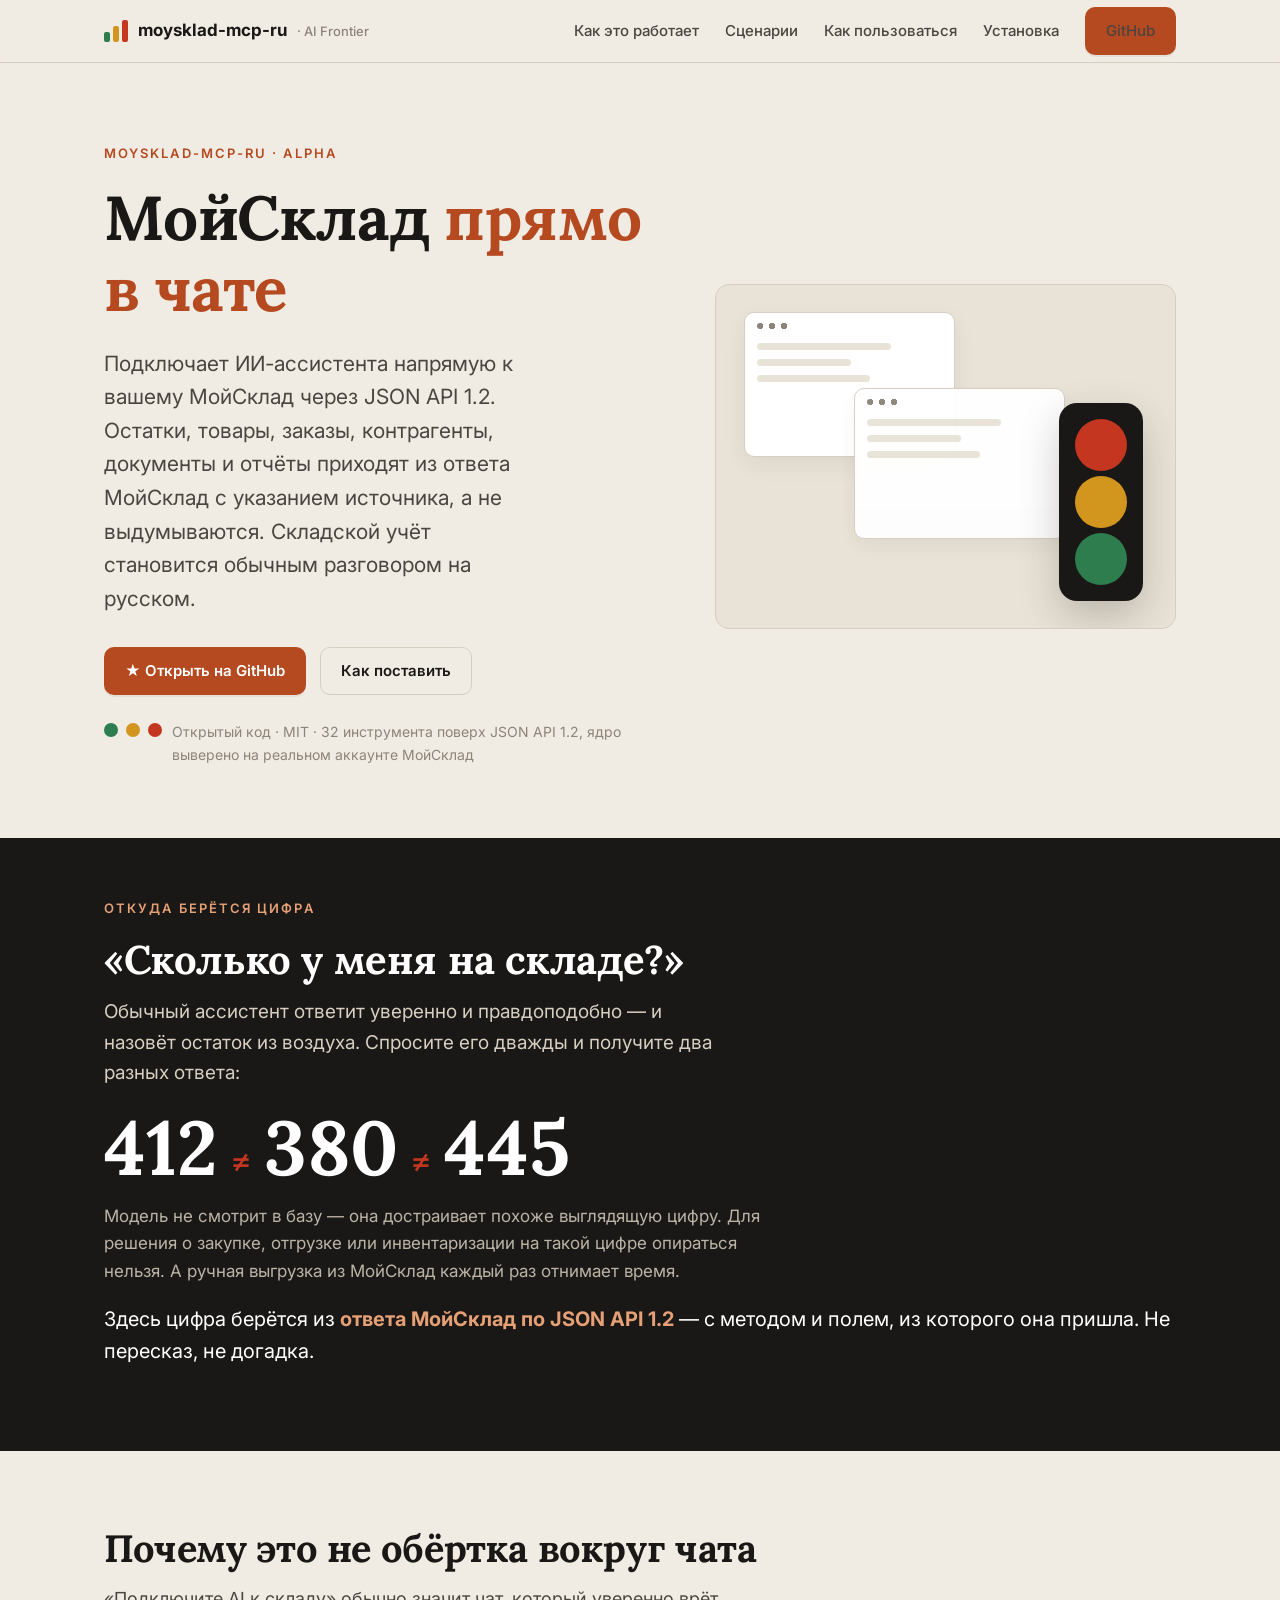
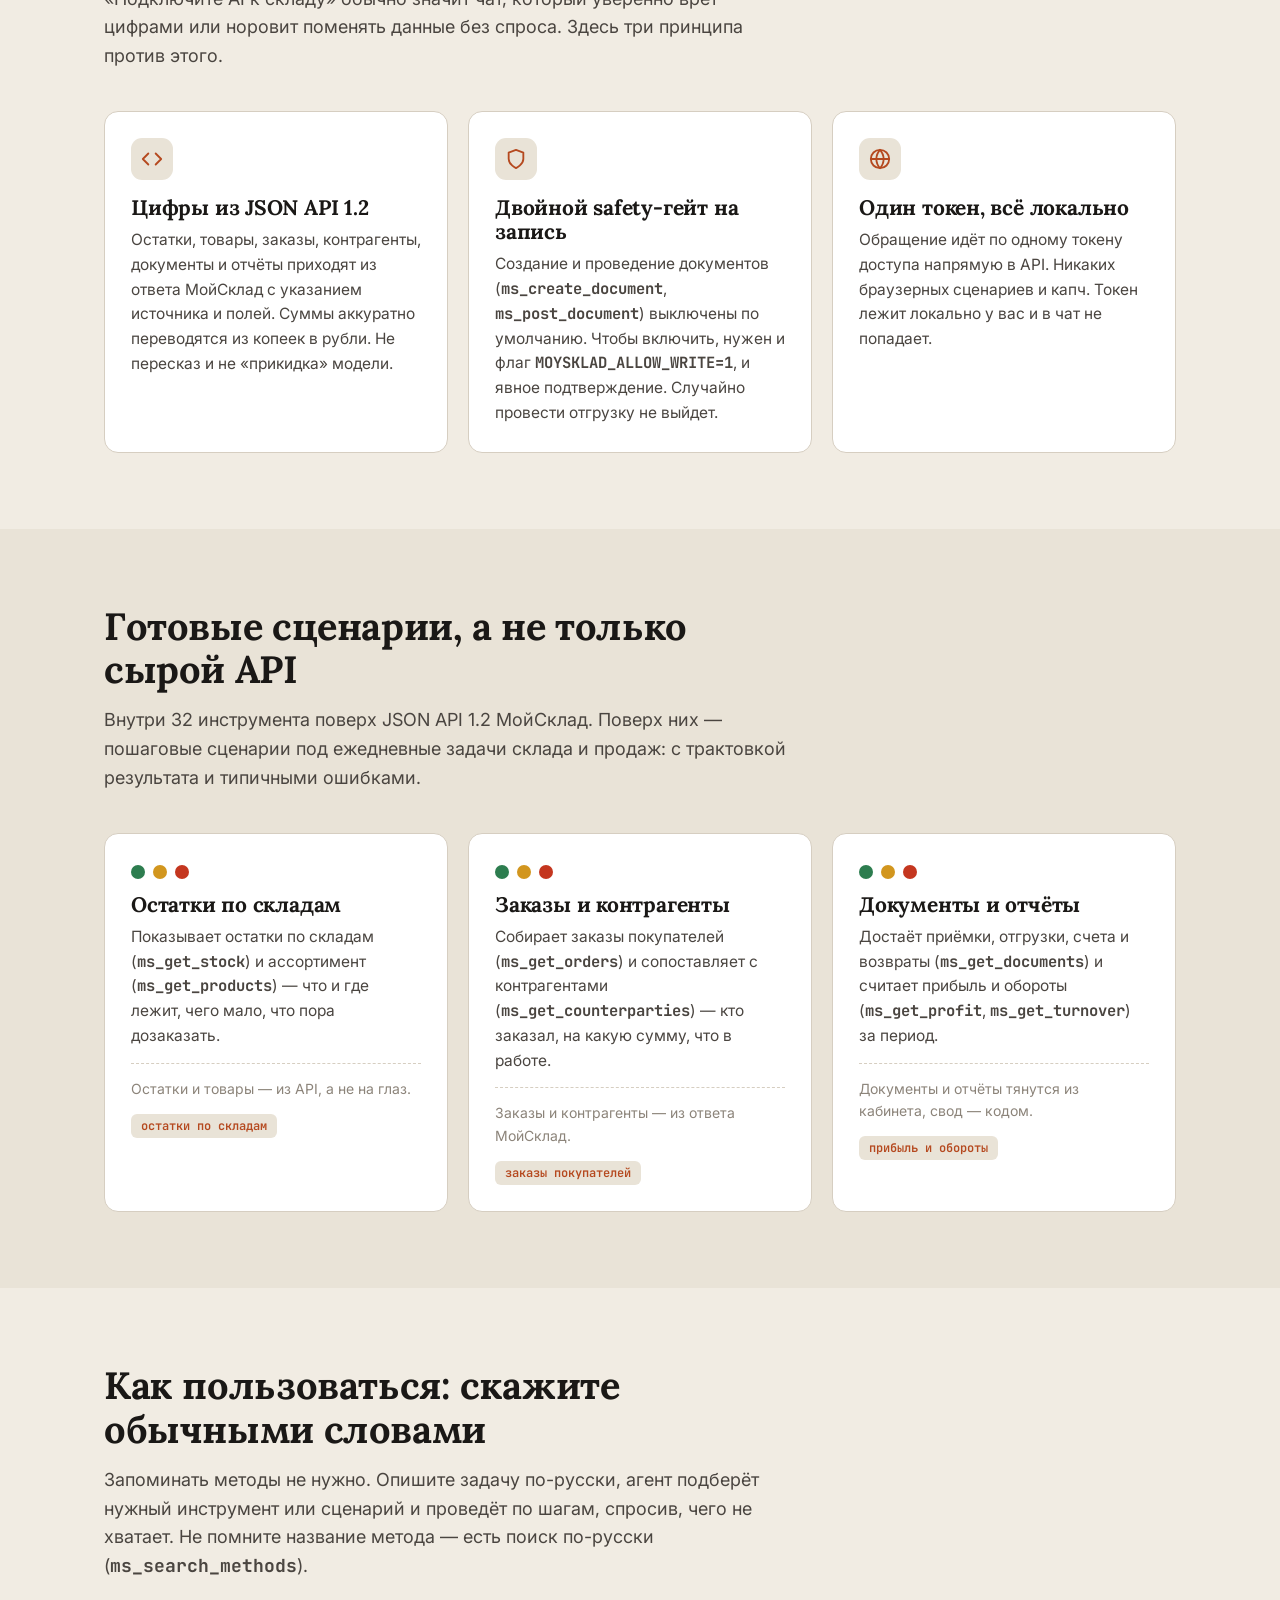
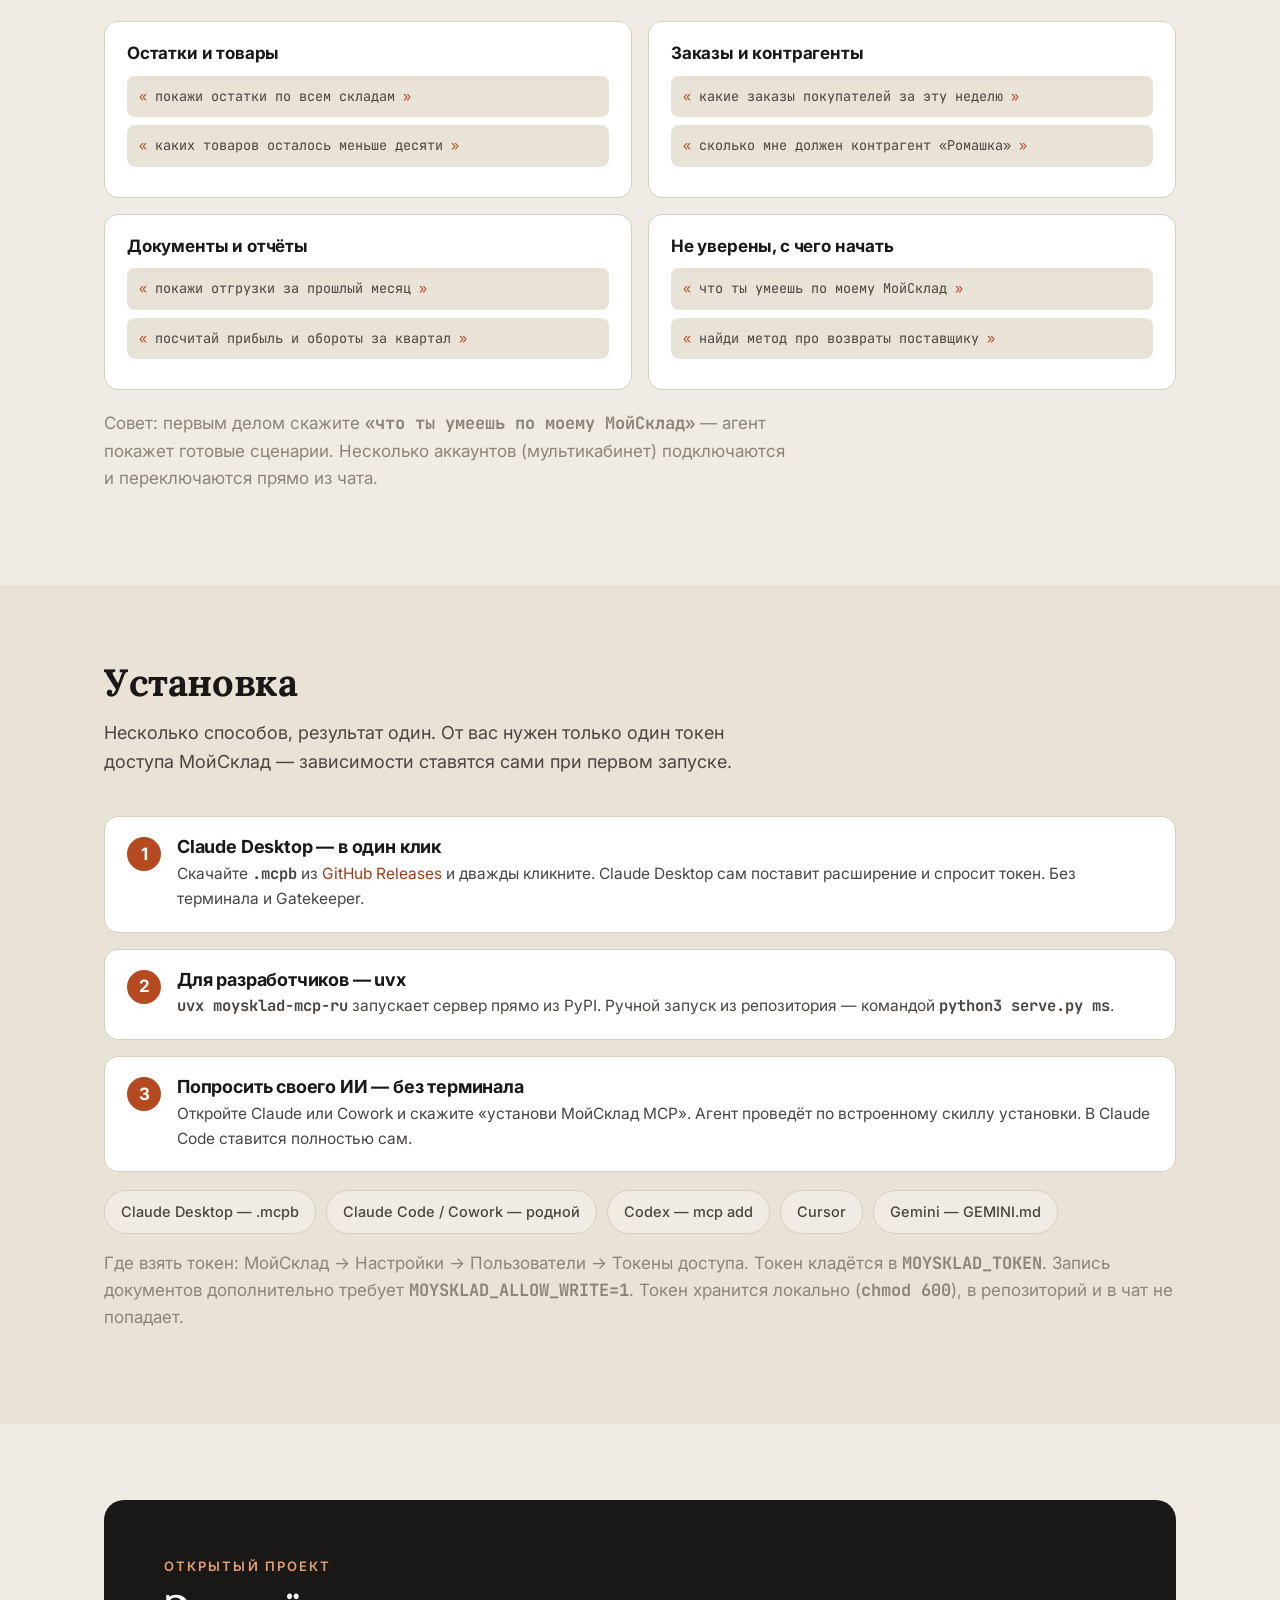
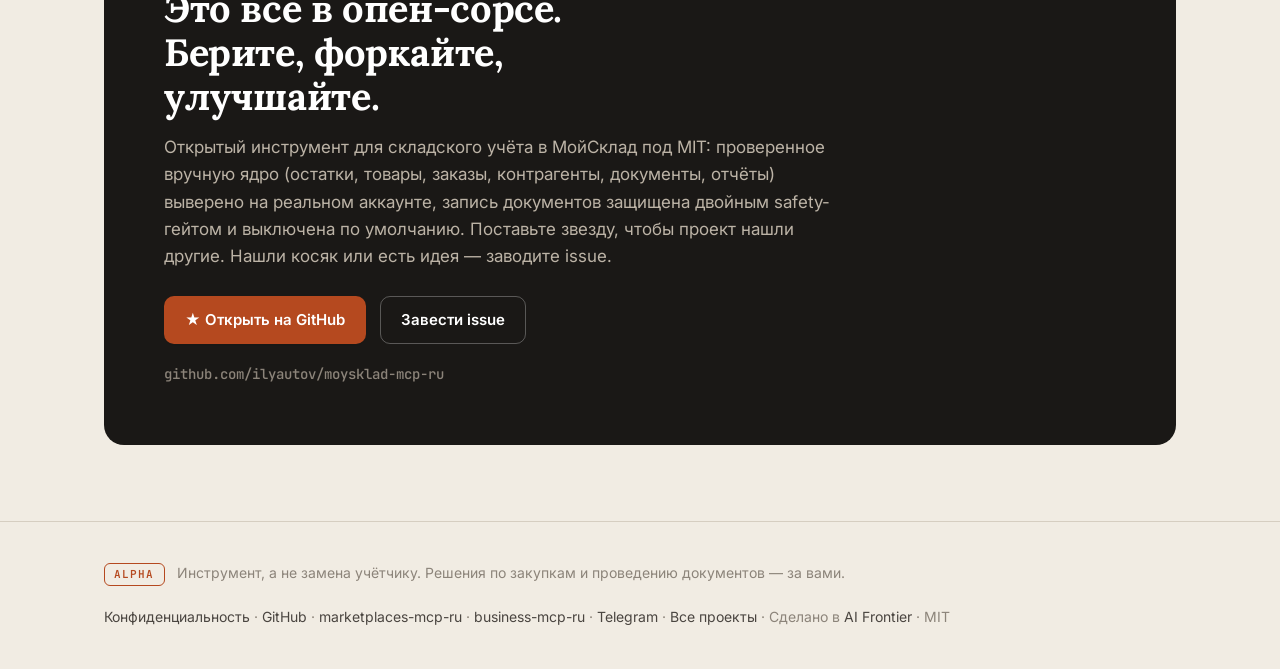
<file: docs/index.html>
<!DOCTYPE html>
<html lang="ru">
<head>
<meta charset="UTF-8">
<meta name="viewport" content="width=device-width, initial-scale=1">
<title>moysklad-mcp-ru — МойСклад в вашем ИИ-ассистенте (JSON API 1.2)</title>
<meta name="description" content="Подключает ИИ-ассистента (Claude, Cursor, Codex, Cowork) напрямую к вашему МойСклад через JSON API 1.2. Остатки, товары, заказы, контрагенты, документы и отчёты — из ответа МойСклад с указанием источника, а не выдумка. Запись документов — за двойным safety-гейтом и выключена по умолчанию. Ставится в один клик.">
<meta property="og:title" content="moysklad-mcp-ru — МойСклад в вашем ИИ-ассистенте (JSON API 1.2)">
<meta property="og:description" content="МойСклад прямо в чате. Остатки, товары, заказы, документы, отчёты — из JSON API 1.2 с источником, а не из воздуха. Запись за двойным safety-гейтом. Ставится в один клик — .mcpb или uvx.">
<meta property="og:type" content="website">
<meta property="og:url" content="https://moysklad-mcp-ru.aifrontier.tech/">
<meta property="og:image" content="https://moysklad-mcp-ru.aifrontier.tech/assets/social-preview.png">
<meta name="twitter:card" content="summary_large_image">
<link rel="canonical" href="https://moysklad-mcp-ru.aifrontier.tech/">
<meta name="yandex-verification" content="d5488a184cbab7f7" /> <!-- pragma: allowlist secret, публичный код подтверждения прав -->
<link rel="icon" type="image/png" href="assets/social-preview.png">
<link rel="apple-touch-icon" href="assets/social-preview.png">
<link rel="preconnect" href="https://fonts.googleapis.com">
<link rel="preconnect" href="https://fonts.gstatic.com" crossorigin>
<link href="https://fonts.googleapis.com/css2?family=Inter:wght@400;500;600;700;800&family=Lora:wght@500;600;700&family=JetBrains+Mono:wght@500;700&display=swap" rel="stylesheet">
<link rel="stylesheet" href="styles.css">
<script type="application/ld+json">
{
  "@context": "https://schema.org",
  "@graph": [
    {
      "@type": "WebSite",
      "@id": "https://moysklad-mcp-ru.aifrontier.tech/#website",
      "url": "https://moysklad-mcp-ru.aifrontier.tech/",
      "name": "moysklad-mcp-ru",
      "inLanguage": "ru-RU",
      "publisher": {
        "@id": "https://aifrontier.tech/#organization"
      }
    },
    {
      "@type": "SoftwareApplication",
      "@id": "https://moysklad-mcp-ru.aifrontier.tech/#software",
      "name": "moysklad-mcp-ru",
      "alternateName": "MCP-сервер для МойСклад",
      "description": "Подключает ИИ-ассистента (Claude, Cursor, Codex, Cowork) напрямую к вашему МойСклад через JSON API 1.2. Остатки, товары, заказы, контрагенты, документы и отчёты — из ответа МойСклад с указанием источника, а не выдумка. Запись документов — за двойным safety-гейтом и выключена по умолчанию. Ставится в один клик.",
      "applicationCategory": "BusinessApplication",
      "applicationSubCategory": "Warehouse and inventory automation",
      "operatingSystem": "macOS, Windows, Linux",
      "url": "https://moysklad-mcp-ru.aifrontier.tech/",
      "codeRepository": "https://github.com/ilyautov/moysklad-mcp-ru",
      "downloadUrl": "https://pypi.org/project/moysklad-mcp-ru/",
      "license": "https://opensource.org/licenses/MIT",
      "isAccessibleForFree": true,
      "offers": {
        "@type": "Offer",
        "price": "0",
        "priceCurrency": "RUB"
      },
      "inLanguage": "ru-RU",
      "author": {
        "@id": "https://aifrontier.tech/avtory/ilya-utov/#person"
      },
      "publisher": {
        "@id": "https://aifrontier.tech/#organization"
      }
    }
  ]
}
</script>
</head>
<body>

<header>
  <div class="wrap nav">
    <a class="brand" href="#top" aria-label="moysklad-mcp-ru, на главную">
      <span class="bars" aria-hidden="true"><span></span><span></span><span></span></span>
      moysklad-mcp-ru <small>· AI Frontier</small>
    </a>
    <nav class="nav-links" aria-label="Основная навигация">
      <a href="#how">Как это работает</a>
      <a href="#scenarios">Сценарии</a>
      <a href="#use">Как пользоваться</a>
      <a href="#install">Установка</a>
      <a class="btn btn-primary" href="https://github.com/ilyautov/moysklad-mcp-ru">GitHub</a>
    </nav>
  </div>
</header>

<main id="top">

  <!-- HERO -->
  <section class="hero">
    <div class="wrap hero-grid">
      <div>
        <div class="kicker">moysklad-mcp-ru · alpha</div>
        <h1>МойСклад <span class="accent">прямо в чате</span></h1>
        <p class="sub">Подключает ИИ-ассистента напрямую к вашему МойСклад через JSON API 1.2. Остатки, товары, заказы, контрагенты, документы и отчёты приходят из ответа МойСклад с указанием источника, а не выдумываются. Складской учёт становится обычным разговором на русском.</p>
        <div class="cta-row">
          <a class="btn btn-primary" href="https://github.com/ilyautov/moysklad-mcp-ru" aria-label="Открыть репозиторий на GitHub">★ Открыть на GitHub</a>
          <a class="btn btn-ghost" href="#install">Как поставить</a>
        </div>
        <div class="trust-mini"><span class="tl" aria-hidden="true"><i class="g"></i><i class="a"></i><i class="r"></i></span><span class="tm-text">Открытый код · MIT · 32 инструмента поверх JSON API 1.2, ядро выверено на реальном аккаунте МойСклад</span></div>
      </div>
      <div class="art" role="img" aria-label="Остатки, заказы и документы МойСклад сводятся в один ответ с источником">
        <div class="win w1"><div class="lines"><b></b><b></b><b></b></div></div>
        <div class="win w2"><div class="lines"><b></b><b></b><b></b></div></div>
        <div class="signal" aria-hidden="true"><i class="r"></i><i class="a"></i><i class="g"></i></div>
      </div>
    </div>
  </section>

  <!-- PROOF -->
  <section class="proof">
    <div class="wrap">
      <div class="kicker">откуда берётся цифра</div>
      <h2>«Сколько у меня на складе?»</h2>
      <p class="proof-lead">Обычный ассистент ответит уверенно и правдоподобно — и назовёт остаток из воздуха. Спросите его дважды и получите два разных ответа:</p>
      <div class="nums" aria-label="Разные выдуманные числа при повторных вопросах">
        <span class="n">412</span><span class="ne">≠</span>
        <span class="n">380</span><span class="ne">≠</span>
        <span class="n">445</span>
      </div>
      <p class="small">Модель не смотрит в базу — она достраивает похоже выглядящую цифру. Для решения о закупке, отгрузке или инвентаризации на такой цифре опираться нельзя. А ручная выгрузка из МойСклад каждый раз отнимает время.</p>
      <p class="verdict">Здесь цифра берётся из <b>ответа МойСклад по JSON API 1.2</b> — с методом и полем, из которого она пришла. Не пересказ, не догадка.</p>
    </div>
  </section>

  <!-- HOW IT WORKS -->
  <section class="s" id="how">
    <div class="wrap">
      <div class="sec-head">
        <h2>Почему это не обёртка вокруг чата</h2>
        <p>«Подключите AI к складу» обычно значит чат, который уверенно врёт цифрами или норовит поменять данные без спроса. Здесь три принципа против этого.</p>
      </div>
      <div class="grid3">
        <div class="card">
          <div class="ico" aria-hidden="true"><svg width="22" height="22" viewBox="0 0 24 24" fill="none" stroke="currentColor" stroke-width="2" stroke-linecap="round" stroke-linejoin="round"><polyline points="16 18 22 12 16 6"/><polyline points="8 6 2 12 8 18"/></svg></div>
          <h3>Цифры из JSON API 1.2</h3>
          <p>Остатки, товары, заказы, контрагенты, документы и отчёты приходят из ответа МойСклад с указанием источника и полей. Суммы аккуратно переводятся из копеек в рубли. Не пересказ и не «прикидка» модели.</p>
        </div>
        <div class="card">
          <div class="ico" aria-hidden="true"><svg width="22" height="22" viewBox="0 0 24 24" fill="none" stroke="currentColor" stroke-width="2" stroke-linecap="round" stroke-linejoin="round"><path d="M12 22s8-4 8-10V5l-8-3-8 3v7c0 6 8 10 8 10z"/></svg></div>
          <h3>Двойной safety-гейт на запись</h3>
          <p>Создание и проведение документов (<b class="mono">ms_create_document</b>, <b class="mono">ms_post_document</b>) выключены по умолчанию. Чтобы включить, нужен и флаг <b class="mono">MOYSKLAD_ALLOW_WRITE=1</b>, и явное подтверждение. Случайно провести отгрузку не выйдет.</p>
        </div>
        <div class="card">
          <div class="ico" aria-hidden="true"><svg width="22" height="22" viewBox="0 0 24 24" fill="none" stroke="currentColor" stroke-width="2" stroke-linecap="round" stroke-linejoin="round"><circle cx="12" cy="12" r="10"/><path d="M2 12h20"/><path d="M12 2a15.3 15.3 0 0 1 4 10 15.3 15.3 0 0 1-4 10 15.3 15.3 0 0 1-4-10 15.3 15.3 0 0 1 4-10z"/></svg></div>
          <h3>Один токен, всё локально</h3>
          <p>Обращение идёт по одному токену доступа напрямую в API. Никаких браузерных сценариев и капч. Токен лежит локально у вас и в чат не попадает.</p>
        </div>
      </div>
    </div>
  </section>

  <!-- SCENARIOS -->
  <section class="s alt killer" id="scenarios">
    <div class="wrap">
      <div class="sec-head">
        <h2>Готовые сценарии, а не только сырой API</h2>
        <p>Внутри 32 инструмента поверх JSON API 1.2 МойСклад. Поверх них — пошаговые сценарии под ежедневные задачи склада и продаж: с трактовкой результата и типичными ошибками.</p>
      </div>
      <div class="grid3">
        <div class="card">
          <span class="tl" aria-hidden="true"><i class="g"></i><i class="a"></i><i class="r"></i></span>
          <h3>Остатки по складам</h3>
          <p>Показывает остатки по складам (<b class="mono">ms_get_stock</b>) и ассортимент (<b class="mono">ms_get_products</b>) — что и где лежит, чего мало, что пора дозаказать.</p>
          <div class="proofline">Остатки и товары — из API, а не на глаз.</div>
          <span class="tag">остатки по складам</span>
        </div>
        <div class="card">
          <span class="tl" aria-hidden="true"><i class="g"></i><i class="a"></i><i class="r"></i></span>
          <h3>Заказы и контрагенты</h3>
          <p>Собирает заказы покупателей (<b class="mono">ms_get_orders</b>) и сопоставляет с контрагентами (<b class="mono">ms_get_counterparties</b>) — кто заказал, на какую сумму, что в работе.</p>
          <div class="proofline">Заказы и контрагенты — из ответа МойСклад.</div>
          <span class="tag">заказы покупателей</span>
        </div>
        <div class="card">
          <span class="tl" aria-hidden="true"><i class="g"></i><i class="a"></i><i class="r"></i></span>
          <h3>Документы и отчёты</h3>
          <p>Достаёт приёмки, отгрузки, счета и возвраты (<b class="mono">ms_get_documents</b>) и считает прибыль и обороты (<b class="mono">ms_get_profit</b>, <b class="mono">ms_get_turnover</b>) за период.</p>
          <div class="proofline">Документы и отчёты тянутся из кабинета, свод — кодом.</div>
          <span class="tag">прибыль и обороты</span>
        </div>
      </div>
    </div>
  </section>

  <!-- HOW TO USE -->
  <section class="s" id="use">
    <div class="wrap">
      <div class="sec-head">
        <h2>Как пользоваться: скажите обычными словами</h2>
        <p>Запоминать методы не нужно. Опишите задачу по-русски, агент подберёт нужный инструмент или сценарий и проведёт по шагам, спросив, чего не хватает. Не помните название метода — есть поиск по-русски (<b class="mono">ms_search_methods</b>).</p>
      </div>
      <div class="usage">
        <div class="ucard">
          <h3>Остатки и товары</h3>
          <span class="prompt">покажи остатки по всем складам</span>
          <span class="prompt">каких товаров осталось меньше десяти</span>
        </div>
        <div class="ucard">
          <h3>Заказы и контрагенты</h3>
          <span class="prompt">какие заказы покупателей за эту неделю</span>
          <span class="prompt">сколько мне должен контрагент «Ромашка»</span>
        </div>
        <div class="ucard">
          <h3>Документы и отчёты</h3>
          <span class="prompt">покажи отгрузки за прошлый месяц</span>
          <span class="prompt">посчитай прибыль и обороты за квартал</span>
        </div>
        <div class="ucard">
          <h3>Не уверены, с чего начать</h3>
          <span class="prompt">что ты умеешь по моему МойСклад</span>
          <span class="prompt">найди метод про возвраты поставщику</span>
        </div>
      </div>
      <p class="small" style="color:var(--mute);margin-top:20px;max-width:62ch">
        Совет: первым делом скажите <b class="mono">«что ты умеешь по моему МойСклад»</b> — агент покажет готовые сценарии. Несколько аккаунтов (мультикабинет) подключаются и переключаются прямо из чата.
      </p>
    </div>
  </section>

  <!-- INSTALL -->
  <section class="s alt" id="install">
    <div class="wrap">
      <div class="sec-head">
        <h2>Установка</h2>
        <p>Несколько способов, результат один. От вас нужен только один токен доступа МойСклад — зависимости ставятся сами при первом запуске.</p>
      </div>
      <div class="steps">
        <div class="step">
          <div>
            <h3>Claude Desktop — в один клик</h3>
            <p>Скачайте <b class="mono">.mcpb</b> из <a href="https://github.com/ilyautov/moysklad-mcp-ru/releases">GitHub Releases</a> и дважды кликните. Claude Desktop сам поставит расширение и спросит токен. Без терминала и Gatekeeper.</p>
          </div>
        </div>
        <div class="step">
          <div>
            <h3>Для разработчиков — uvx</h3>
            <p><b class="mono">uvx moysklad-mcp-ru</b> запускает сервер прямо из PyPI. Ручной запуск из репозитория — командой <b class="mono">python3 serve.py ms</b>.</p>
          </div>
        </div>
        <div class="step">
          <div>
            <h3>Попросить своего ИИ — без терминала</h3>
            <p>Откройте Claude или Cowork и скажите «установи МойСклад MCP». Агент проведёт по встроенному скиллу установки. В Claude Code ставится полностью сам.</p>
          </div>
        </div>
      </div>
      <div class="stacks">
        <span class="chip">Claude Desktop — .mcpb</span>
        <span class="chip">Claude Code / Cowork — родной</span>
        <span class="chip">Codex — mcp add</span>
        <span class="chip">Cursor</span>
        <span class="chip">Gemini — GEMINI.md</span>
      </div>
      <p class="small" style="color:var(--mute);margin-top:16px">Где взять токен: МойСклад → Настройки → Пользователи → Токены доступа. Токен кладётся в <b class="mono">MOYSKLAD_TOKEN</b>. Запись документов дополнительно требует <b class="mono">MOYSKLAD_ALLOW_WRITE=1</b>. Токен хранится локально (<b class="mono">chmod 600</b>), в репозиторий и в чат не попадает.</p>
    </div>
  </section>

  <!-- OPEN SOURCE CTA -->
  <section class="s" id="opensource">
    <div class="wrap">
      <div class="oss">
        <div class="kicker">открытый проект</div>
        <h2>Это всё в опен-сорсе. Берите, форкайте, улучшайте.</h2>
        <p>Открытый инструмент для складского учёта в МойСклад под MIT: проверенное вручную ядро (остатки, товары, заказы, контрагенты, документы, отчёты) выверено на реальном аккаунте, запись документов защищена двойным safety-гейтом и выключена по умолчанию. Поставьте звезду, чтобы проект нашли другие. Нашли косяк или есть идея — заводите issue.</p>
        <div class="cta-row">
          <a class="btn btn-primary" href="https://github.com/ilyautov/moysklad-mcp-ru">★ Открыть на GitHub</a>
          <a class="btn btn-ghost" href="https://github.com/ilyautov/moysklad-mcp-ru/issues">Завести issue</a>
        </div>
        <div class="repo-line">github.com/ilyautov/moysklad-mcp-ru</div>
      </div>
    </div>
  </section>

</main>

<footer>
  <div class="wrap foot">
    <div>
      <span class="alpha">alpha</span>
      &nbsp; Инструмент, а не замена учётчику. Решения по закупкам и проведению документов — за вами.
    </div>
    <div>
      <a href="privacy.html">Конфиденциальность</a> ·
      <a href="https://github.com/ilyautov/moysklad-mcp-ru">GitHub</a> ·
      <a href="https://marketplaces-mcp-ru.aifrontier.tech/">marketplaces-mcp-ru</a> ·
      <a href="https://business-mcp-ru.aifrontier.tech/">business-mcp-ru</a> ·
      <a href="https://t.me/gorilla_under_hood">Telegram</a> ·
      <a href="https://ilyautov.github.io/">Все проекты</a> ·
      Сделано в <a href="https://aifrontier.tech">AI Frontier</a> · MIT
    </div>
  </div>
</footer>

</body>
</html>
</file>
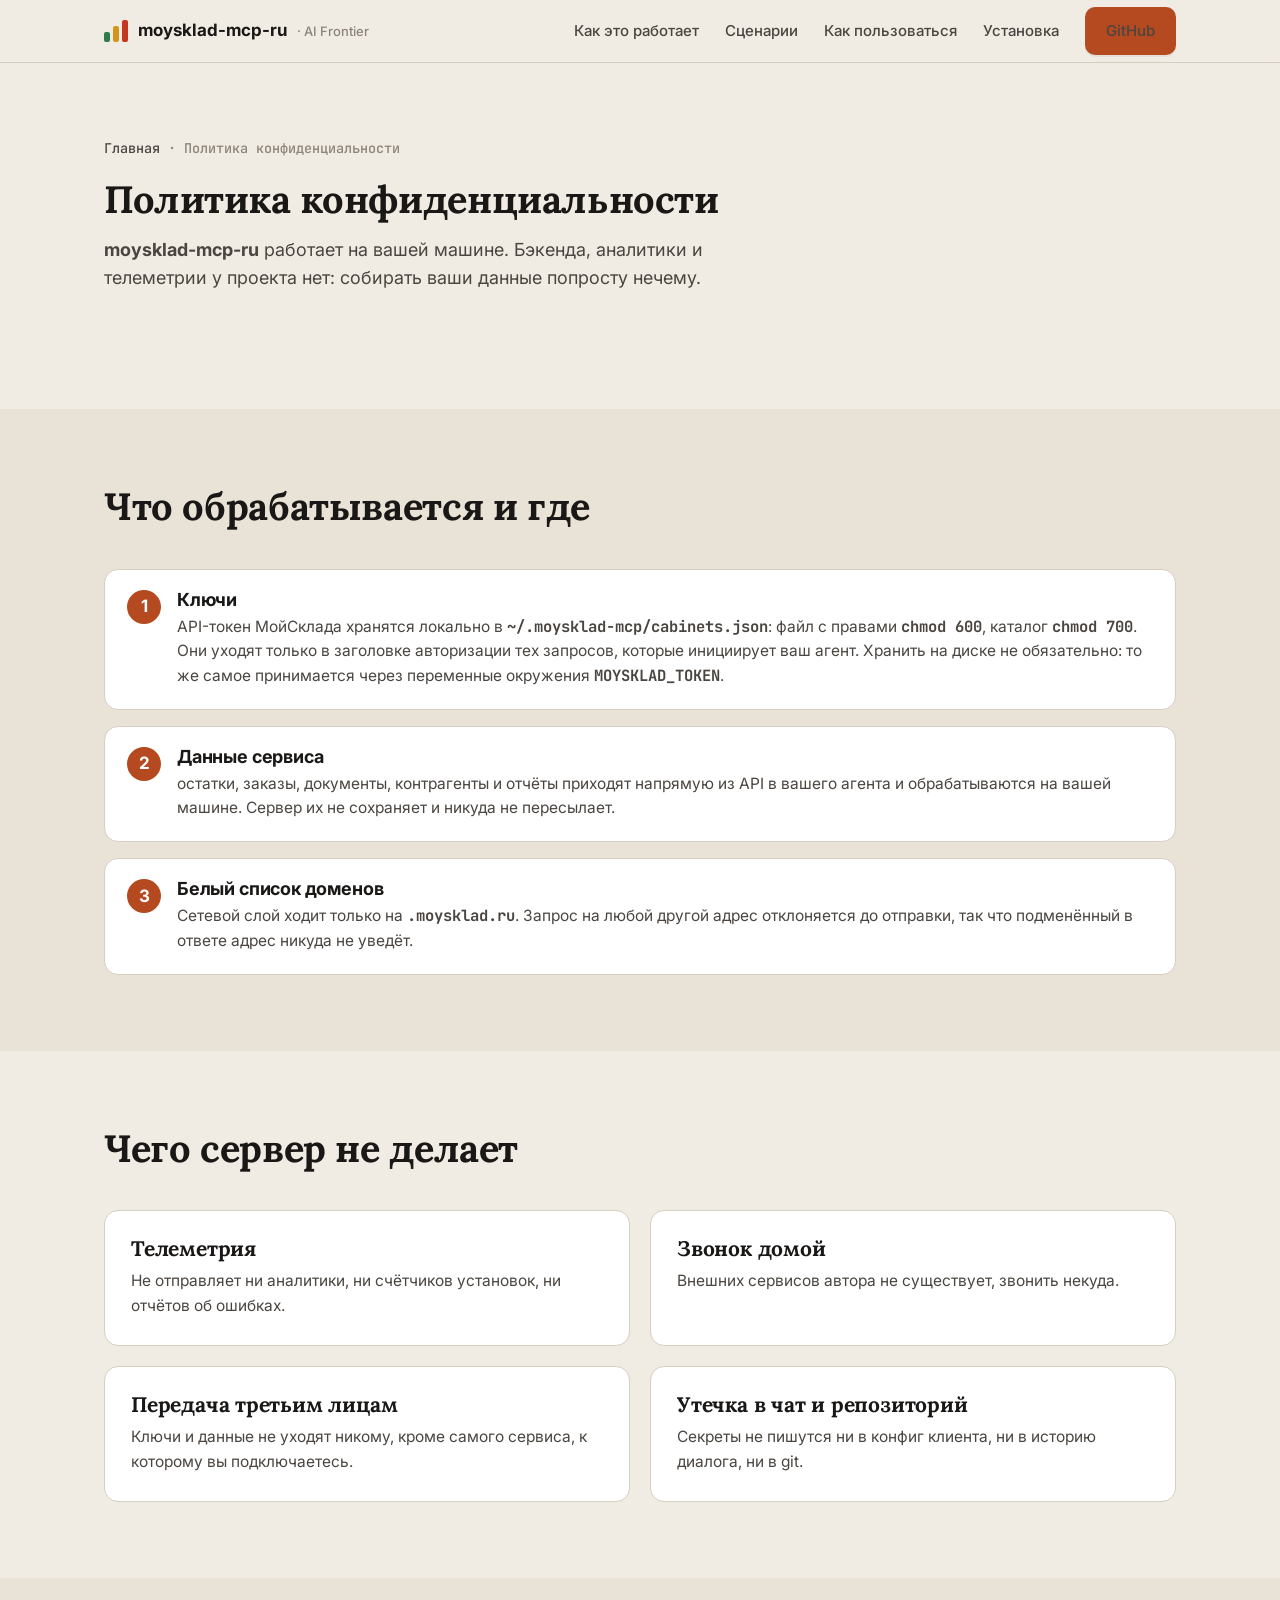
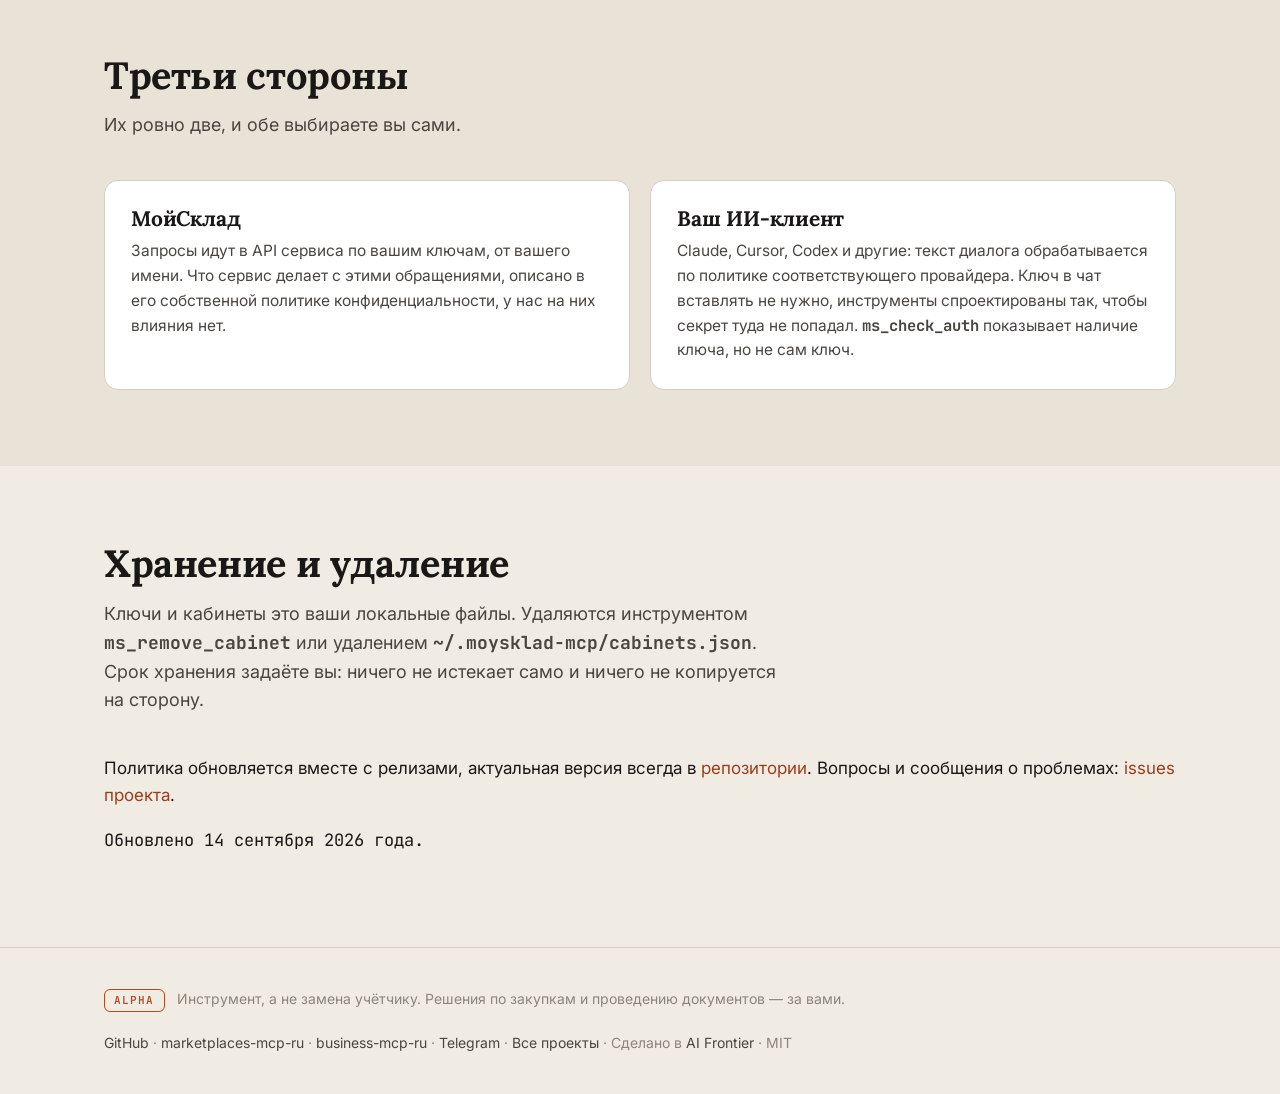
<file: docs/privacy.html>
<!DOCTYPE html>
<html lang="ru">
<head>
<meta charset="UTF-8">
<meta name="viewport" content="width=device-width, initial-scale=1">
<title>Политика конфиденциальности moysklad-mcp-ru</title>
<meta name="description" content="Сервер работает на вашей машине и ходит только в API МойСклад. Телеметрии нет, токен лежит локально в ~/.moysklad-mcp/cabinets.json с правами 600.">
<meta property="og:title" content="Политика конфиденциальности moysklad-mcp-ru">
<meta property="og:description" content="Сервер работает на вашей машине и ходит только в API МойСклад. Телеметрии нет, токен лежит локально в ~/.moysklad-mcp/cabinets.json с правами 600.">
<meta property="og:type" content="article">
<meta property="og:url" content="https://moysklad-mcp-ru.aifrontier.tech/privacy.html">
<meta property="og:image" content="https://moysklad-mcp-ru.aifrontier.tech/assets/social-preview.png">
<meta name="twitter:card" content="summary_large_image">
<link rel="canonical" href="https://moysklad-mcp-ru.aifrontier.tech/privacy.html">
<link rel="icon" type="image/png" href="assets/social-preview.png">
<link rel="preconnect" href="https://fonts.googleapis.com">
<link rel="preconnect" href="https://fonts.gstatic.com" crossorigin>
<link href="https://fonts.googleapis.com/css2?family=Inter:wght@400;500;600;700;800&family=Lora:wght@500;600;700&family=JetBrains+Mono:wght@500;700&display=swap" rel="stylesheet">
<link rel="stylesheet" href="styles.css">
<script type="application/ld+json">
{
  "@context": "https://schema.org",
  "@type": "WebPage",
  "name": "Политика конфиденциальности moysklad-mcp-ru",
  "description": "Сервер работает на вашей машине и ходит только в API МойСклад. Телеметрии нет, токен лежит локально в ~/.moysklad-mcp/cabinets.json с правами 600.",
  "url": "https://moysklad-mcp-ru.aifrontier.tech/privacy.html",
  "inLanguage": "ru",
  "dateModified": "2026-09-14",
  "isPartOf": {"@type": "WebSite", "name": "moysklad-mcp-ru", "url": "https://moysklad-mcp-ru.aifrontier.tech/"},
  "publisher": {"@type": "Person", "name": "Ilya Utov", "url": "https://github.com/ilyautov"}
}
</script>
</head>
<body>

<header>
  <div class="wrap nav">
    <a class="brand" href="index.html" aria-label="moysklad-mcp-ru, на главную">
      <span class="bars" aria-hidden="true"><span></span><span></span><span></span></span>
      moysklad-mcp-ru <small>· AI Frontier</small>
    </a>
    <nav class="nav-links" aria-label="Основная навигация">
      <a href="index.html#how">Как это работает</a>
      <a href="index.html#scenarios">Сценарии</a>
      <a href="index.html#use">Как пользоваться</a>
      <a href="index.html#install">Установка</a>
      <a class="btn btn-primary" href="https://github.com/ilyautov/moysklad-mcp-ru">GitHub</a>
    </nav>
  </div>
</header>

<main id="top">

  <section class="s">
    <div class="wrap">
      <nav class="crumbs" aria-label="Хлебные крошки">
        <a href="index.html">Главная</a> · Политика конфиденциальности
      </nav>
      <div class="sec-head">
        <h1>Политика конфиденциальности</h1>
        <p><b>moysklad-mcp-ru</b> работает на вашей машине. Бэкенда, аналитики и телеметрии у проекта нет: собирать ваши данные попросту нечему.</p>
      </div>
    </div>
  </section>

  <section class="s alt" id="where">
    <div class="wrap">
      <div class="sec-head">
        <h2>Что обрабатывается и где</h2>
      </div>
      <div class="steps">
        <div class="step">
          <div>
            <h3>Ключи</h3>
            <p>API-токен МойСклада хранятся локально в <b class="mono">~/.moysklad-mcp/cabinets.json</b>: файл с правами <b class="mono">chmod 600</b>, каталог <b class="mono">chmod 700</b>. Они уходят только в заголовке авторизации тех запросов, которые инициирует ваш агент. Хранить на диске не обязательно: то же самое принимается через переменные окружения <b class="mono">MOYSKLAD_TOKEN</b>.</p>
          </div>
        </div>
        <div class="step">
          <div>
            <h3>Данные сервиса</h3>
            <p>остатки, заказы, документы, контрагенты и отчёты приходят напрямую из API в вашего агента и обрабатываются на вашей машине. Сервер их не сохраняет и никуда не пересылает.</p>
          </div>
        </div>
        <div class="step">
          <div>
            <h3>Белый список доменов</h3>
            <p>Сетевой слой ходит только на <b class="mono">.moysklad.ru</b>. Запрос на любой другой адрес отклоняется до отправки, так что подменённый в ответе адрес никуда не уведёт.</p>
          </div>
        </div>
      </div>
    </div>
  </section>

  <section class="s" id="never">
    <div class="wrap">
      <div class="sec-head">
        <h2>Чего сервер не делает</h2>
      </div>
      <div class="grid2">
        <div class="card"><h3>Телеметрия</h3><p>Не отправляет ни аналитики, ни счётчиков установок, ни отчётов об ошибках.</p></div>
        <div class="card"><h3>Звонок домой</h3><p>Внешних сервисов автора не существует, звонить некуда.</p></div>
        <div class="card"><h3>Передача третьим лицам</h3><p>Ключи и данные не уходят никому, кроме самого сервиса, к которому вы подключаетесь.</p></div>
        <div class="card"><h3>Утечка в чат и репозиторий</h3><p>Секреты не пишутся ни в конфиг клиента, ни в историю диалога, ни в git.</p></div>
      </div>
    </div>
  </section>

  <section class="s alt" id="third">
    <div class="wrap">
      <div class="sec-head">
        <h2>Третьи стороны</h2>
        <p>Их ровно две, и обе выбираете вы сами.</p>
      </div>
      <div class="grid2">
        <div class="card">
          <h3>МойСклад</h3>
          <p>Запросы идут в API сервиса по вашим ключам, от вашего имени. Что сервис делает с этими обращениями, описано в его собственной политике конфиденциальности, у нас на них влияния нет.</p>
        </div>
        <div class="card">
          <h3>Ваш ИИ-клиент</h3>
          <p>Claude, Cursor, Codex и другие: текст диалога обрабатывается по политике соответствующего провайдера. Ключ в чат вставлять не нужно, инструменты спроектированы так, чтобы секрет туда не попадал. <b class="mono">ms_check_auth</b> показывает наличие ключа, но не сам ключ.</p>
        </div>
      </div>
    </div>
  </section>

  <section class="s" id="delete">
    <div class="wrap">
      <div class="sec-head">
        <h2>Хранение и удаление</h2>
        <p>Ключи и кабинеты это ваши локальные файлы. Удаляются инструментом <b class="mono">ms_remove_cabinet</b> или удалением <b class="mono">~/.moysklad-mcp/cabinets.json</b>. Срок хранения задаёте вы: ничего не истекает само и ничего не копируется на сторону.</p>
      </div>
      <p>Политика обновляется вместе с релизами, актуальная версия всегда в <a href="https://github.com/ilyautov/moysklad-mcp-ru/blob/main/PRIVACY_POLICY.md">репозитории</a>. Вопросы и сообщения о проблемах: <a href="https://github.com/ilyautov/moysklad-mcp-ru/issues">issues проекта</a>.</p>
      <p class="mono">Обновлено 14 сентября 2026 года.</p>
    </div>
  </section>

</main>

<footer>
  <div class="wrap foot">
    <div>
      <span class="alpha">alpha</span>
      &nbsp; Инструмент, а не замена учётчику. Решения по закупкам и проведению документов — за вами.
    </div>
    <div>
      <a href="https://github.com/ilyautov/moysklad-mcp-ru">GitHub</a> ·
      <a href="https://marketplaces-mcp-ru.aifrontier.tech/">marketplaces-mcp-ru</a> ·
      <a href="https://business-mcp-ru.aifrontier.tech/">business-mcp-ru</a> ·
      <a href="https://t.me/gorilla_under_hood">Telegram</a> ·
      <a href="https://ilyautov.github.io/">Все проекты</a> ·
      Сделано в <a href="https://aifrontier.tech">AI Frontier</a> · MIT
    </div>
  </div>
</footer>

</body>
</html>
</file>
<file: docs/styles.css>
:root{
  --paper:#F1ECE3; --paper-2:#E9E3D7; --ink:#1A1816; --body:#4A4540;
  --mute:#8C847A; --ochre:#B5491F; --ochre-ink:#9A3E1A; --line:#D6CEC1;
  --green:#2D7D4F; --amber:#D2961E; --red:#C4361F;
  --maxw:1120px; --r:14px; --t:200ms cubic-bezier(.2,.6,.2,1);
}
*{box-sizing:border-box}
html{scroll-behavior:smooth;overflow-x:hidden}
@media (prefers-reduced-motion:reduce){html{scroll-behavior:auto} *{animation:none!important;transition:none!important}}
body{margin:0;background:var(--paper);color:var(--ink);
  font-family:Inter,system-ui,-apple-system,sans-serif;font-size:17px;line-height:1.6;
  -webkit-font-smoothing:antialiased;overflow-x:hidden}
h1,h2,h3{font-family:Lora,Georgia,serif;line-height:1.15;letter-spacing:-.01em;margin:0}
.mono{font-family:"JetBrains Mono",ui-monospace,monospace}
a{color:var(--ochre-ink);text-decoration:none}
a:hover{text-decoration:underline}
.wrap{max-width:var(--maxw);margin:0 auto;padding:0 24px}
.accent{color:var(--ochre)}
:focus-visible{outline:3px solid var(--ochre);outline-offset:2px;border-radius:4px}

.tl{display:inline-flex;gap:8px;align-items:center}
.tl i{width:14px;height:14px;border-radius:50%;display:block}
.tl .g{background:var(--green)} .tl .a{background:var(--amber)} .tl .r{background:var(--red)}

header{position:sticky;top:0;z-index:50;background:rgba(241,236,227,.86);backdrop-filter:blur(8px);border-bottom:1px solid var(--line)}
.nav{display:flex;align-items:center;justify-content:space-between;height:62px}
.brand{display:flex;align-items:center;gap:10px;font-weight:700;color:var(--ink)}
.brand:hover{text-decoration:none}
.brand .bars{display:flex;gap:3px;align-items:flex-end;height:22px}
.brand .bars span{width:6px;border-radius:2px}
.brand .bars span:nth-child(1){height:10px;background:var(--green)}
.brand .bars span:nth-child(2){height:16px;background:var(--amber)}
.brand .bars span:nth-child(3){height:22px;background:var(--red)}
.brand small{font-weight:500;color:var(--mute);font-size:13px}
.nav-links{display:flex;gap:26px;align-items:center}
.nav-links a{color:var(--body);font-weight:500;font-size:15px}
.nav-links a.active{color:var(--ink);font-weight:700}
.btn{display:inline-flex;align-items:center;gap:8px;font-weight:600;font-size:15px;
  padding:11px 20px;border-radius:10px;cursor:pointer;transition:transform var(--t),background var(--t),box-shadow var(--t);border:1px solid transparent}
.btn:hover{text-decoration:none;transform:translateY(-1px)}
.btn-primary{background:var(--ochre);color:#fff;box-shadow:0 2px 0 rgba(0,0,0,.06)}
.btn-primary:hover{background:#a23f17;box-shadow:0 6px 18px rgba(181,73,31,.25)}
.btn-ghost{background:transparent;color:var(--ink);border-color:var(--line)}
.btn-ghost:hover{background:var(--paper-2)}
@media(max-width:760px){.nav-links a:not(.btn){display:none}}

.hero{padding:84px 0 72px;position:relative;overflow:hidden}
.hero-grid{display:grid;grid-template-columns:1.1fr .9fr;gap:48px;align-items:center}
.kicker{font:600 13px/1 Inter;letter-spacing:.16em;text-transform:uppercase;color:var(--ochre);margin-bottom:22px}
.hero h1{font-size:clamp(32px,7vw,62px);font-weight:700}
.hero p.sub{font-size:clamp(17px,2.2vw,21px);color:var(--body);margin:22px 0 32px;max-width:34ch}
.cta-row{display:flex;gap:14px;flex-wrap:wrap}
.trust-mini{margin-top:26px;color:var(--mute);font-size:14px;display:flex;align-items:flex-start;gap:10px}
.trust-mini .tl{flex:none;margin-top:2px}
.trust-mini .tm-text{min-width:0}
.art{position:relative;aspect-ratio:4/3;background:var(--paper-2);border:1px solid var(--line);border-radius:var(--r);overflow:hidden}
.win{position:absolute;background:#fff;border:1px solid var(--line);border-radius:10px;box-shadow:0 8px 24px rgba(26,24,22,.06)}
.win::before{content:"";position:absolute;top:10px;left:12px;width:34px;height:6px;border-radius:3px;
  background:radial-gradient(circle 3px at 3px 3px,var(--mute) 99%,transparent) left/12px 6px repeat-x}
.win.w1{top:8%;left:6%;width:46%;height:42%}
.win.w2{top:30%;left:30%;width:46%;height:44%;opacity:.96}
.lines{position:absolute;left:12px;right:30%;top:30px}
.lines b{display:block;height:7px;border-radius:4px;background:var(--paper-2);margin-bottom:9px}
.lines b:nth-child(2){width:70%} .lines b:nth-child(3){width:84%}
.signal{position:absolute;right:7%;bottom:8%;width:84px;height:198px;background:var(--ink);border-radius:18px;
  display:flex;flex-direction:column;align-items:center;justify-content:space-around;padding:14px 0;box-shadow:0 16px 40px rgba(26,24,22,.22)}
.signal i{width:52px;height:52px;border-radius:50%}
.signal .r{background:var(--red)} .signal .a{background:var(--amber)} .signal .g{background:var(--green)}
@media(max-width:860px){.hero-grid{grid-template-columns:1fr;gap:32px}.art{order:-1;max-width:460px}}

.proof{background:var(--ink);color:var(--paper);padding:64px 0}
.proof .kicker{color:#E6A075}
.proof h2{color:#fff;font-size:clamp(26px,4vw,40px);margin-bottom:8px}
.proof-lead{color:#d8cfc2;font-size:clamp(16px,2vw,19px);max-width:52ch;margin:14px 0 4px}
.nums{display:flex;gap:14px;align-items:baseline;flex-wrap:wrap;margin:22px 0 14px}
.nums .n{font:700 clamp(34px,9vw,76px)/1 Lora;color:#fff}
.nums .ne{font:700 clamp(26px,5vw,34px)/1 Lora;color:var(--red)}
.proof .small{color:#bcb3a6;max-width:60ch}
.proof .verdict{margin-top:18px;font-size:20px;color:#fff}
.proof .verdict b{color:#E6A075}

section.s{padding:76px 0}
.s.alt{background:var(--paper-2)}
.sec-head{max-width:62ch;margin-bottom:40px}
.sec-head h2{font-size:clamp(26px,4vw,38px)}
.sec-head p{color:var(--body);margin:14px 0 0;font-size:18px}
.grid3{display:grid;grid-template-columns:repeat(3,1fr);gap:20px}
.grid2{display:grid;grid-template-columns:repeat(2,1fr);gap:20px}
@media(max-width:860px){.grid3,.grid2{grid-template-columns:1fr}}
.card{background:#fff;border:1px solid var(--line);border-radius:var(--r);padding:26px;transition:transform var(--t),box-shadow var(--t)}
.card:hover{transform:translateY(-3px);box-shadow:0 14px 36px rgba(26,24,22,.08)}
.card .ico{width:42px;height:42px;border-radius:11px;background:var(--paper-2);display:flex;align-items:center;justify-content:center;margin-bottom:16px;color:var(--ochre)}
.card h3{font-size:21px;margin-bottom:8px}
.card p{color:var(--body);margin:0;font-size:15.5px}
.card .tag{display:inline-block;margin-top:14px;font:600 12px/1 "JetBrains Mono";color:var(--ochre);background:var(--paper-2);padding:6px 10px;border-radius:6px}
.killer .card{position:relative}
.killer .tl{margin-bottom:14px}
.killer .proofline{margin-top:14px;padding-top:14px;border-top:1px dashed var(--line);color:var(--mute);font-size:14px}

/* demo gifs */
.demos{display:grid;grid-template-columns:repeat(2,1fr);gap:24px}
@media(max-width:760px){.demos{grid-template-columns:1fr}}
.demo{margin:0;background:#fff;border:1px solid var(--line);border-radius:var(--r);overflow:hidden}
.demo img{display:block;width:100%;height:auto;background:var(--paper-2)}
.demo figcaption{padding:16px 20px;color:var(--body);font-size:14.5px;border-top:1px solid var(--line)}
.demo figcaption b{color:var(--ink);font-family:"JetBrains Mono",monospace;font-size:13.5px}

.chips{display:flex;flex-wrap:wrap;gap:10px}
.chip{background:#fff;border:1px solid var(--line);border-radius:999px;padding:9px 16px;font-size:14.5px;font-weight:500;color:var(--body)}
.chip b{color:var(--ink);font-weight:700}

/* usage / how-to */
.usage{display:grid;grid-template-columns:repeat(2,1fr);gap:16px}
@media(max-width:760px){.usage{grid-template-columns:1fr}}
.ucard{background:#fff;border:1px solid var(--line);border-radius:var(--r);padding:22px}
.ucard h3{font-size:17px;margin-bottom:12px;color:var(--ink);font-family:Inter;font-weight:700}
.prompt{display:block;font-family:"JetBrains Mono",monospace;font-size:13.5px;color:var(--body);
  background:var(--paper-2);border-radius:8px;padding:10px 12px;margin-bottom:8px}
.prompt::before{content:"« ";color:var(--ochre)} .prompt::after{content:" »";color:var(--ochre)}

.code{background:var(--ink);color:#f3ede2;border-radius:12px;padding:22px 24px;font:500 15px/1.9 "JetBrains Mono";overflow-x:auto}
.code .c{color:#8c847a}
.code .ok{color:#7ec79a}
.stacks{display:flex;gap:10px;flex-wrap:wrap;margin-top:18px}
.stacks .chip{background:var(--paper)}

/* numbered steps (services) */
.steps{counter-reset:st;display:grid;gap:16px}
.step{display:flex;gap:16px;align-items:flex-start;background:#fff;border:1px solid var(--line);border-radius:var(--r);padding:20px 22px}
.step::before{counter-increment:st;content:counter(st);flex:0 0 auto;width:34px;height:34px;border-radius:50%;
  background:var(--ochre);color:#fff;font-weight:700;display:flex;align-items:center;justify-content:center}
.step h3{font-size:18px;margin-bottom:4px;font-family:Inter;font-weight:700}
.step p{margin:0;color:var(--body);font-size:15.5px}

/* open-source CTA band (primary) */
.oss{background:var(--ink);color:var(--paper);border-radius:20px;padding:clamp(36px,6vw,60px)}
.oss .kicker{color:#E6A075;margin-bottom:14px}
.oss h2{color:#fff;font-size:clamp(26px,4vw,38px);max-width:22ch}
.oss p{color:#bcb3a6;max-width:62ch;margin:16px 0 26px;font-size:17px}
.oss .btn-primary{background:var(--ochre)}
.oss .btn-ghost{color:#fff;border-color:rgba(255,255,255,.28)}
.oss .btn-ghost:hover{background:rgba(255,255,255,.08)}
.oss .repo-line{margin-top:20px;color:#8c847a;font:500 14px/1.5 "JetBrains Mono"}

/* services CTA band + teaser */
.services{background:var(--ochre);color:#fff;border-radius:20px;padding:clamp(36px,6vw,64px);text-align:center;margin:40px 0}
.services h2{color:#fff;font-size:clamp(26px,4vw,40px)}
.services p{color:#fbe7da;max-width:54ch;margin:16px auto 28px;font-size:18px}
.services .btn-primary{background:#fff;color:var(--ochre)}
.services .btn-primary:hover{background:#f3ede2}
.teaser{border:1px solid var(--line);background:#fff;border-radius:var(--r);padding:28px;display:flex;
  gap:20px;align-items:center;justify-content:space-between;flex-wrap:wrap}
.teaser .t-txt h3{font-size:21px;margin-bottom:6px}
.teaser .t-txt p{margin:0;color:var(--body);font-size:15.5px;max-width:52ch}

footer{border-top:1px solid var(--line);padding:40px 0;color:var(--mute);font-size:14px}
.foot{display:flex;justify-content:space-between;gap:20px;flex-wrap:wrap;align-items:center}
.foot a{color:var(--body)}
.alpha{display:inline-block;font:600 11px/1 "JetBrains Mono";letter-spacing:.1em;color:var(--ochre);border:1px solid var(--ochre);padding:5px 9px;border-radius:6px;text-transform:uppercase}

@media(max-width:480px){
  .nums{gap:8px}
  .nums .n{font-size:30px}
  .nums .ne{font-size:22px}
  .wrap{padding:0 18px}
}

/* Подстраницы: хлебные крошки и заголовок первого уровня в шапке секции. */
.crumbs{font:500 13.5px/1.4 "JetBrains Mono",monospace;color:var(--mute);margin-bottom:20px}
.crumbs a{color:var(--body)}
.sec-head h1{font-size:clamp(26px,4vw,38px);line-height:1.15}
</file>
